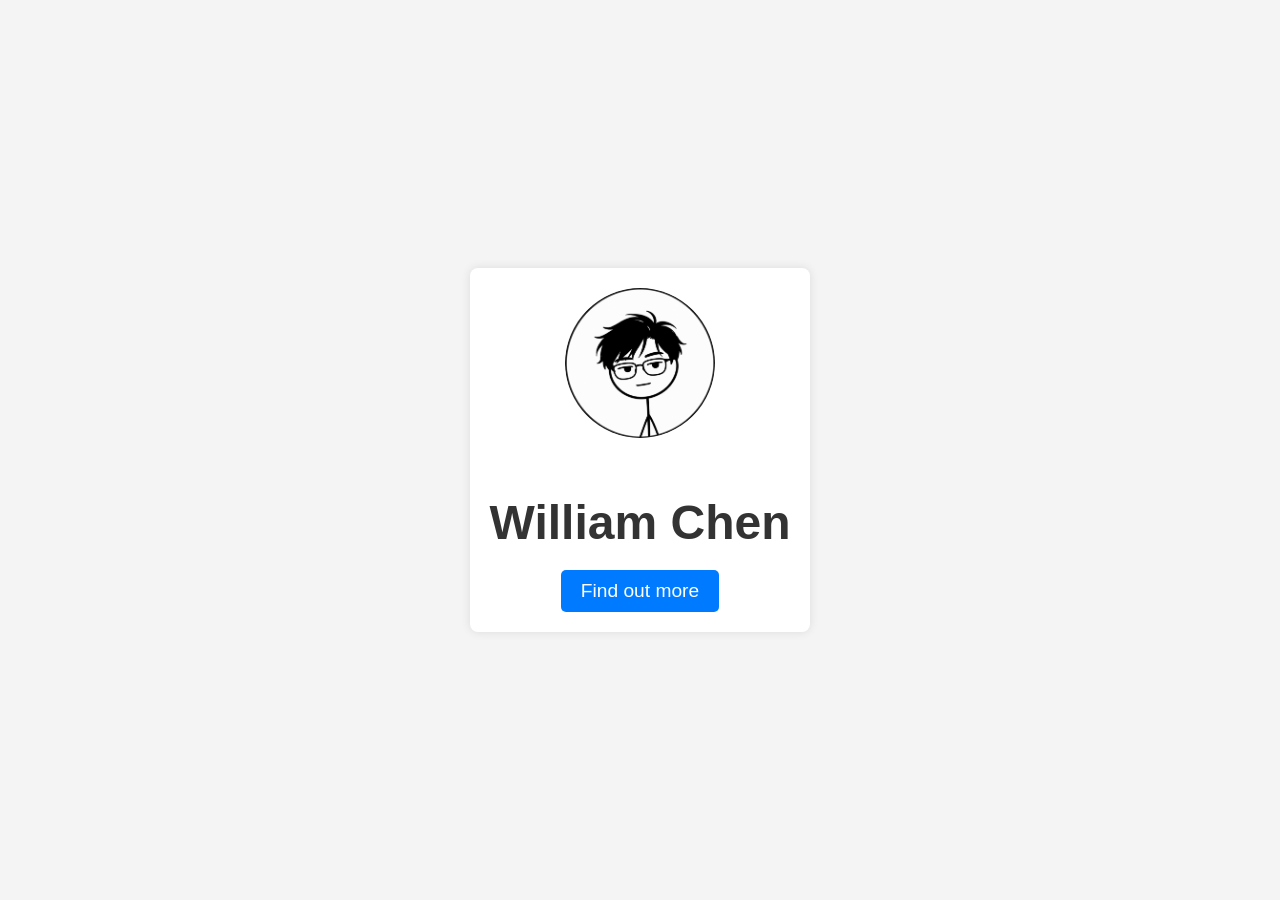
<file: index.html>
<!DOCTYPE html>
<html lang="en">
<head>
    <meta charset="UTF-8">
    <meta name="viewport" content="width=device-width, initial-scale=1.0">
    <title>William Chen - Personal Website</title>
    <link rel="stylesheet" href="index.css">
</head>
<body>
    <div class="container">
        <img src="../Personal Website Profile Pic.png" alt="William Chen" class="profile-image">
        <h1>William Chen</h1>
        <button class="find-out-more-button">Find out more</button>
    </div>
    <script src="index.js"></script>
</body>
</html>
</file>
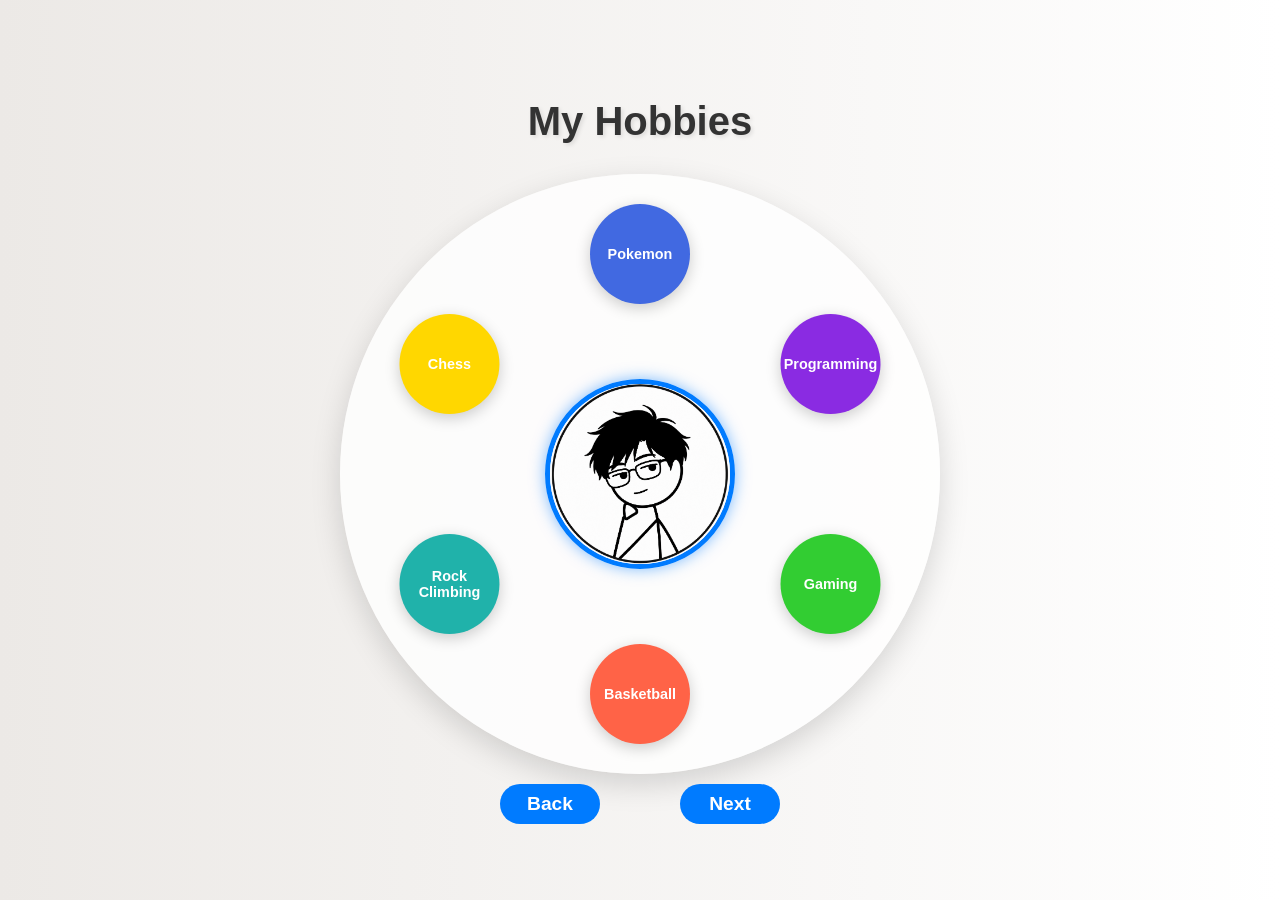
<file: second.html>
<!DOCTYPE html>
<html lang="en">
<head>
    <meta charset="UTF-8">
    <meta name="viewport" content="width=device-width, initial-scale=1.0">
    <title>William Chen - About Me</title>
    <link rel="stylesheet" href="second.css">
</head>
<body>
    <h2>My Hobbies</h2>
    <div class="container">
        <img src="../Personal Website Profile Pic 2.png" alt="William Chen" class="profile-image">
        <div class="hobbies-grid">
            <div class="hobby-circle basketball">Basketball</div>
            <div class="hobby-circle rock-climbing">Rock Climbing</div>
            <div class="hobby-circle chess">Chess</div>
            <div class="hobby-circle pokemon">Pokemon</div>
            <div class="hobby-circle programming">Programming</div>
            <div class="hobby-circle gaming">Gaming</div>
        </div>
    </div>
    <div class="navigation-buttons">
        <button id="backToFirstPage" class="button">Back</button>
        <button id="goToThirdPage"  class="button">Next</button>
    </div>
    <script src="second.js"></script>
</body>
</html>
</file>
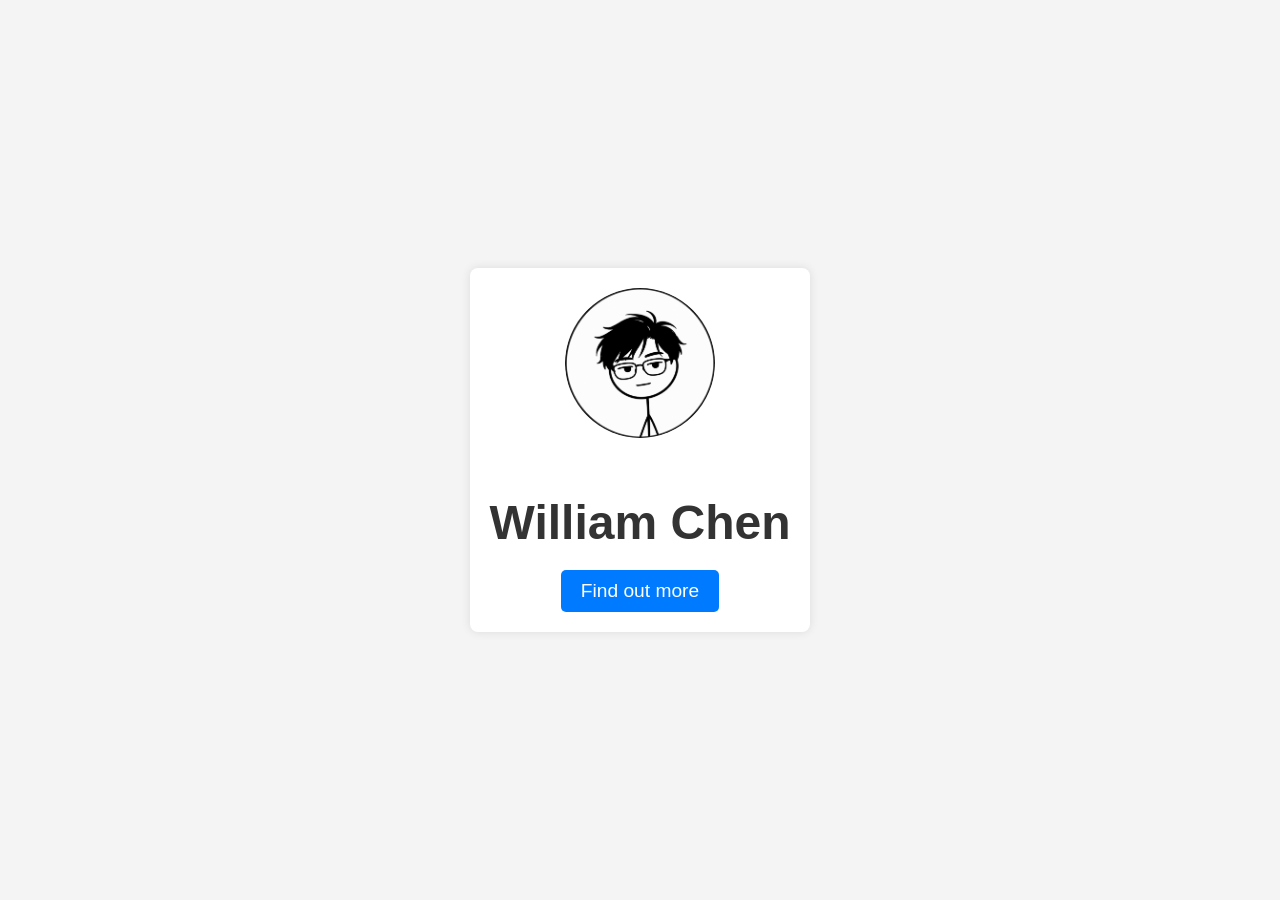
<file: start.html>
<!DOCTYPE html>
<html lang="en">
<head>
    <meta charset="UTF-8">
    <meta name="viewport" content="width=device-width, initial-scale=1.0">
    <title>William Chen - Personal Website</title>
    <link rel="stylesheet" href="start.css">
</head>
<body>
    <div class="container">
        <img src="../Personal Website Profile Pic.png" alt="William Chen" class="profile-image">
        <h1>William Chen</h1>
        <button class="find-out-more-button">Find out more</button>
    </div>
    <script src="start.js"></script>
</body>
</html>
</file>
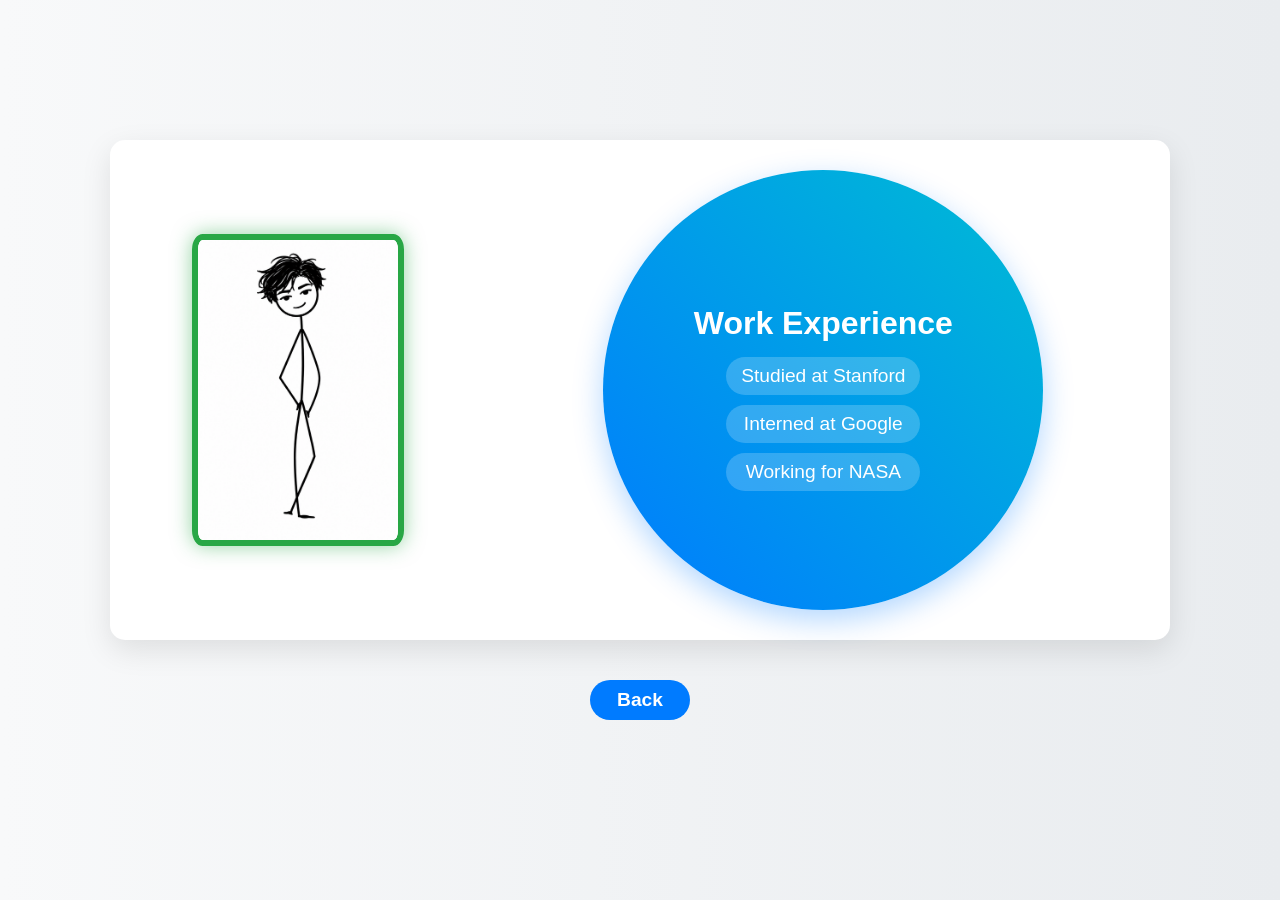
<file: third.html>
<!DOCTYPE html>
<html lang="en">
<head>
    <meta charset="UTF-8">
    <meta name="viewport" content="width=device-width, initial-scale=1.0">
    <title>Third Page</title>
    <link rel="stylesheet" href="third.css">
</head>
<body>
    <div class="main-content-container">
        <div class="image-section">
            <img src="../Personal Website Profile Pic 3.png" alt="William Chen" class="profile-image">
        </div>
        <div class="experience-section">
            <div class="circular-experience-box">
                <h2>Work Experience</h2>
                <ul>
                    <li>Studied at Stanford</li>
                    <li>Interned at Google</li>
                    <li>Working for NASA</li>
                </ul>
            </div>
        </div>
    </div>
    <script src="third.js"></script>
    <div class="navigation-buttons">
        <button id="backToSecondPage" class="button">Back</button>
    </div>
</body>
</html>
</file>
<file: index.css>
body {
    display: flex;
    justify-content: center;
    align-items: center;
    min-height: 100vh;
    margin: 0;
    font-family: Arial, sans-serif;
    background-color: #f4f4f4;
}

.container {
    text-align: center;
    padding: 20px;
    background-color: #fff;
    border-radius: 8px;
    box-shadow: 0 0 10px rgba(0, 0, 0, 0.1);
}

.profile-image {
    width: 150px;
    height: 150px;
    border-radius: 50%;
    object-fit: cover;
    margin-bottom: 20px;
}

h1 {
    font-size: 3em;
    font-weight: bold;
    margin-bottom: 20px;
    color: #333;
}

.find-out-more-button {
    background-color: #007bff;
    color: white;
    padding: 10px 20px;
    border: none;
    border-radius: 5px;
    cursor: pointer;
    font-size: 1.2em;
    transition: background-color 0.3s ease;
}

.find-out-more-button:hover {
    background-color: #0056b3;
}
</file>
<file: second.css>
body {
    display: flex;
    flex-direction: column;
    justify-content: center;
    align-items: center;
    min-height: 100vh;
    margin: 0;
    font-family: 'Segoe UI', Tahoma, Geneva, Verdana, sans-serif;
    background: linear-gradient(to right, #ece9e6, #ffffff);
    overflow: hidden; /* Prevent scrollbars from appearing if circles go slightly out */
}

h2 {
    font-size: 2.5em;
    color: #333;
    margin-bottom: 30px;
    text-shadow: 2px 2px 4px rgba(0, 0, 0, 0.1);
}

.container {
    display: flex;
    justify-content: center;
    align-items: center;
    position: relative;
    width: 600px; /* Adjust as needed */
    height: 600px; /* Adjust as needed */
    border-radius: 50%;
    background-color: rgba(255, 255, 255, 0.8);
    box-shadow: 0 10px 30px rgba(0, 0, 0, 0.15);
}

.profile-image {
    width: 180px;
    height: 180px;
    border-radius: 50%;
    object-fit: cover;
    border: 5px solid #007bff;
    z-index: 10; /* Ensure image is above hobby circles */
    box-shadow: 0 0 15px rgba(0, 123, 255, 0.5);
}

.hobbies-grid {
    position: absolute;
    width: 100%;
    height: 100%;
    top: 0;
    left: 0;
}

.hobby-circle {
    position: absolute;
    width: 100px;
    height: 100px;
    border-radius: 50%;
    display: flex;
    justify-content: center;
    align-items: center;
    text-align: center;
    color: white;
    font-weight: bold;
    font-size: 0.9em;
    box-shadow: 0 4px 15px rgba(0, 0, 0, 0.2);
    transition: transform 0.3s ease, background-color 0.3s ease;
}

.hobby-circle:hover {
    transform: scale(1.1); /* Slightly enlarge on hover */
    cursor: pointer;
}

.navigation-buttons {
    display: flex;
    flex-direction:row;
    justify-content: center;
    align-items: center;
    position: relative;
    width: 600px;
    height: 60px;
}

.button {
    position: relative;
    width: 100px;
    height: 40px;
    border-radius: 20px;
    font-size: 1.2em;
    font-weight: bold;
    color: white;
    background-color: #007bff;
    border: none;
    cursor: pointer;
    transition: background-color 0.3s ease;
    margin: 40px;
}

.button:hover {
    background-color: #0056b3;
}

/* Positioning for 6 circles */
.hobby-circle:nth-child(1) { top: 50%; left: 50%; transform: translate(-50%, -50%) rotate(0deg) translateY(220px) rotate(0deg); }
.hobby-circle:nth-child(2) { top: 50%; left: 50%; transform: translate(-50%, -50%) rotate(60deg) translateY(220px) rotate(-60deg); }
.hobby-circle:nth-child(3) { top: 50%; left: 50%; transform: translate(-50%, -50%) rotate(120deg) translateY(220px) rotate(-120deg); }
.hobby-circle:nth-child(4) { top: 50%; left: 50%; transform: translate(-50%, -50%) rotate(180deg) translateY(220px) rotate(-180deg); }
.hobby-circle:nth-child(5) { top: 50%; left: 50%; transform: translate(-50%, -50%) rotate(240deg) translateY(220px) rotate(-240deg); }
.hobby-circle:nth-child(6) { top: 50%; left: 50%; transform: translate(-50%, -50%) rotate(300deg) translateY(220px) rotate(-300deg); }

/* Colors for each hobby */
.basketball { background-color: #ff6347; } /* Tomato */
.rock-climbing { background-color: #20b2aa; } /* Light Sea Green */
.chess { background-color: #ffd700; } /* Gold */
.pokemon { background-color: #4169e1; } /* Royal Blue */
.programming { background-color: #8a2be2; } /* Blue Violet */
.gaming { background-color: #32cd32; } /* Lime Green */
</file>
<file: start.css>
body {
    display: flex;
    justify-content: center;
    align-items: center;
    min-height: 100vh;
    margin: 0;
    font-family: Arial, sans-serif;
    background-color: #f4f4f4;
}

.container {
    text-align: center;
    padding: 20px;
    background-color: #fff;
    border-radius: 8px;
    box-shadow: 0 0 10px rgba(0, 0, 0, 0.1);
}

.profile-image {
    width: 150px;
    height: 150px;
    border-radius: 50%;
    object-fit: cover;
    margin-bottom: 20px;
}

h1 {
    font-size: 3em;
    font-weight: bold;
    margin-bottom: 20px;
    color: #333;
}

.find-out-more-button {
    background-color: #007bff;
    color: white;
    padding: 10px 20px;
    border: none;
    border-radius: 5px;
    cursor: pointer;
    font-size: 1.2em;
    transition: background-color 0.3s ease;
}

.find-out-more-button:hover {
    background-color: #0056b3;
}
</file>
<file: third.css>
body {
    font-family: 'Segoe UI', Tahoma, Geneva, Verdana, sans-serif;
    display: flex;
    flex-direction: column;
    justify-content: center;
    align-items: center;
    min-height: 100vh;
    margin: 0;
    background: linear-gradient(to right, #f8f9fa, #e9ecef);
    color: #343a40;
}

h1 {
    color: #007bff;
    margin-bottom: 30px;
    text-shadow: 1px 1px 3px rgba(0, 0, 0, 0.1);
}

.main-content-container {
    display: flex;
    align-items: center;
    gap: 50px;
    padding: 30px;
    background-color: #ffffff;
    border-radius: 15px;
    box-shadow: 0 10px 30px rgba(0, 0, 0, 0.1);
    max-width: 1000px;
    width: 90%;
}

.image-section {
    flex: 1;
    display: flex;
    justify-content: center;
    align-items: center;
}

.profile-image {
    width: 200px;
    height: 300px;
    border-radius: 5%;
    object-fit: cover;
    border: 6px solid #28a745;
    box-shadow: 0 0 20px rgba(40, 167, 69, 0.5);
}

.experience-section {
    flex: 2;
    display: flex;
    justify-content: center;
    align-items: center;
}

.circular-experience-box {
    width: 400px;
    height: 400px;
    border-radius: 50%;
    background: linear-gradient(45deg, #007bff, #00bcd4);
    color: white;
    display: flex;
    flex-direction: column;
    justify-content: center;
    align-items: center;
    text-align: center;
    padding: 20px;
    box-shadow: 0 10px 30px rgba(0, 123, 255, 0.3);
}

.circular-experience-box h2 {
    color: white;
    font-size: 2em;
    margin-bottom: 15px;
}

.circular-experience-box ul {
    list-style: none;
    padding: 0;
    margin: 0;
}

.circular-experience-box li {
    font-size: 1.2em;
    margin-bottom: 10px;
    background-color: rgba(255, 255, 255, 0.2);
    padding: 8px 15px;
    border-radius: 20px;
    transition: background-color 0.3s ease;
}

.circular-experience-box li:hover {
    background-color: rgba(255, 255, 255, 0.4);
}

.button {
    position: relative;
    width: 100px;
    height: 40px;
    border-radius: 20px;
    font-size: 1.2em;
    font-weight: bold;
    color: white;
    background-color: #007bff;
    border: none;
    cursor: pointer;
    transition: background-color 0.3s ease;
    margin: 40px;
}
</file>
